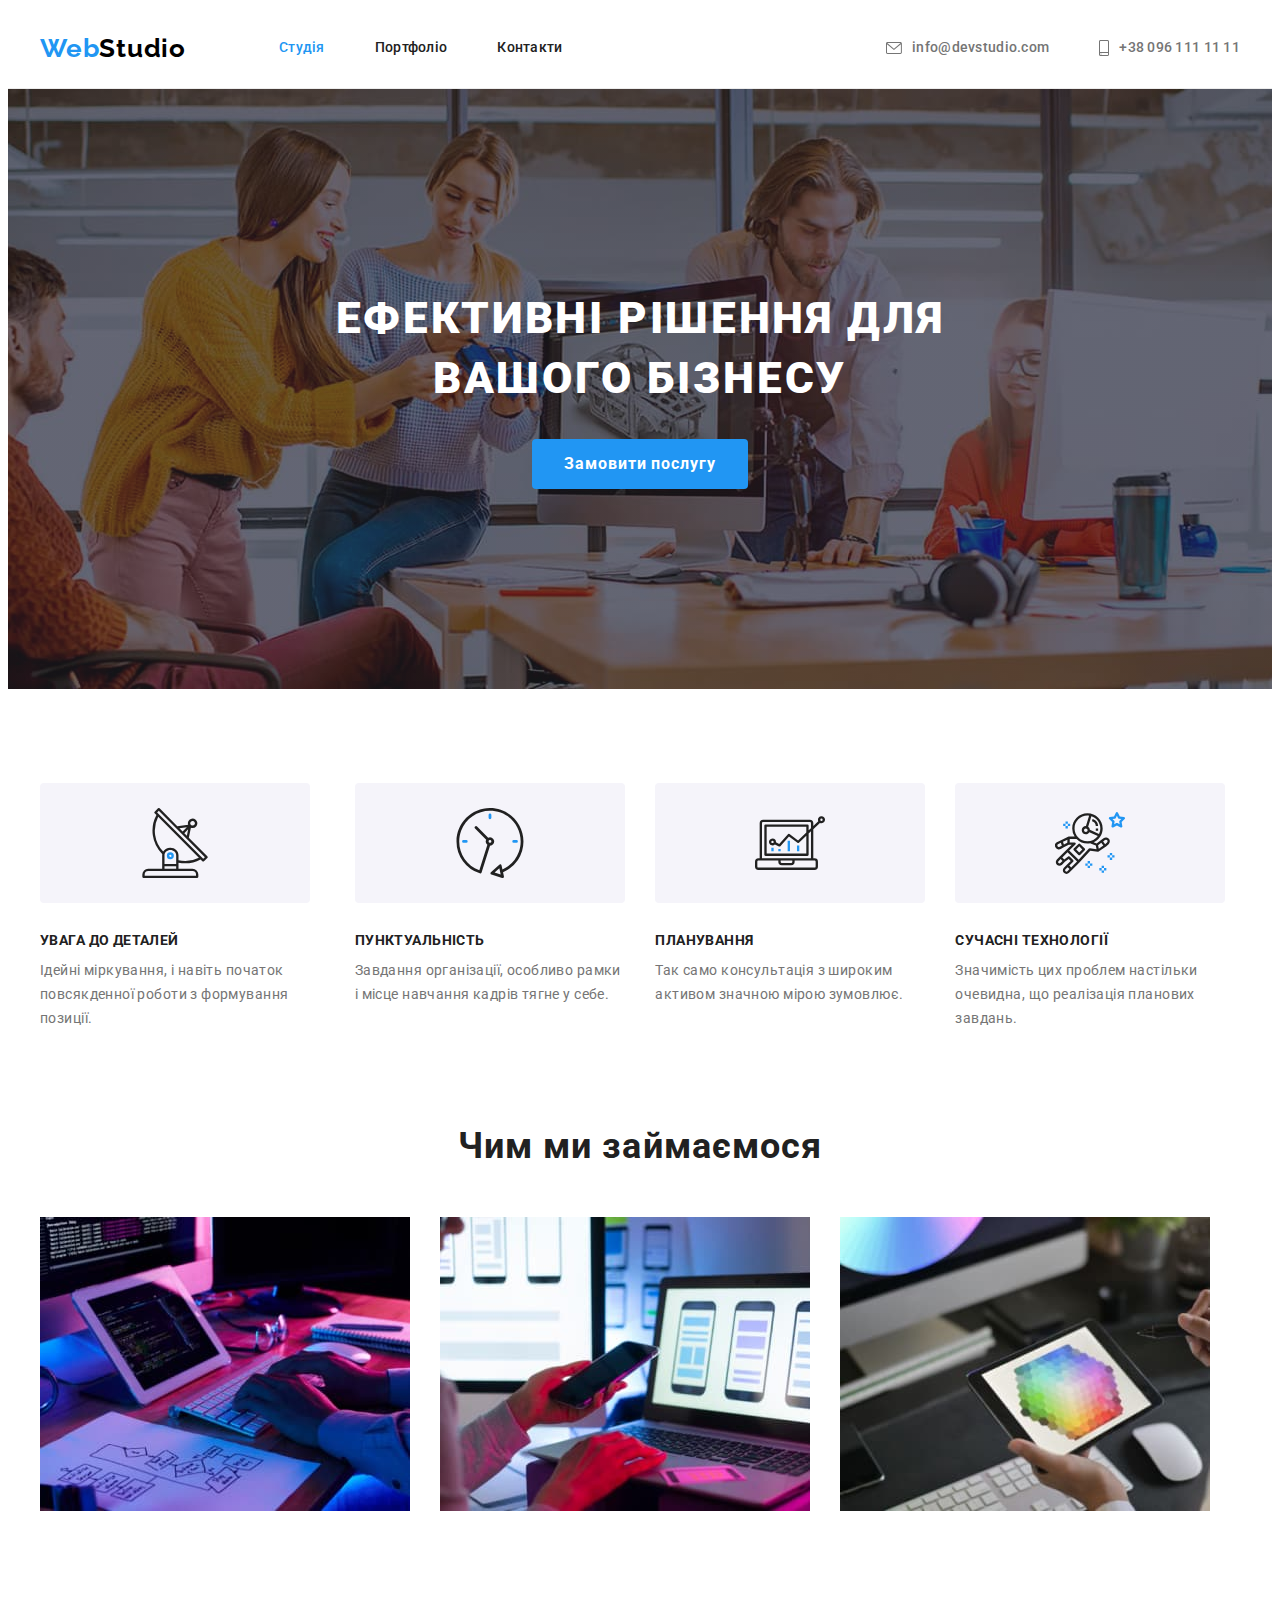
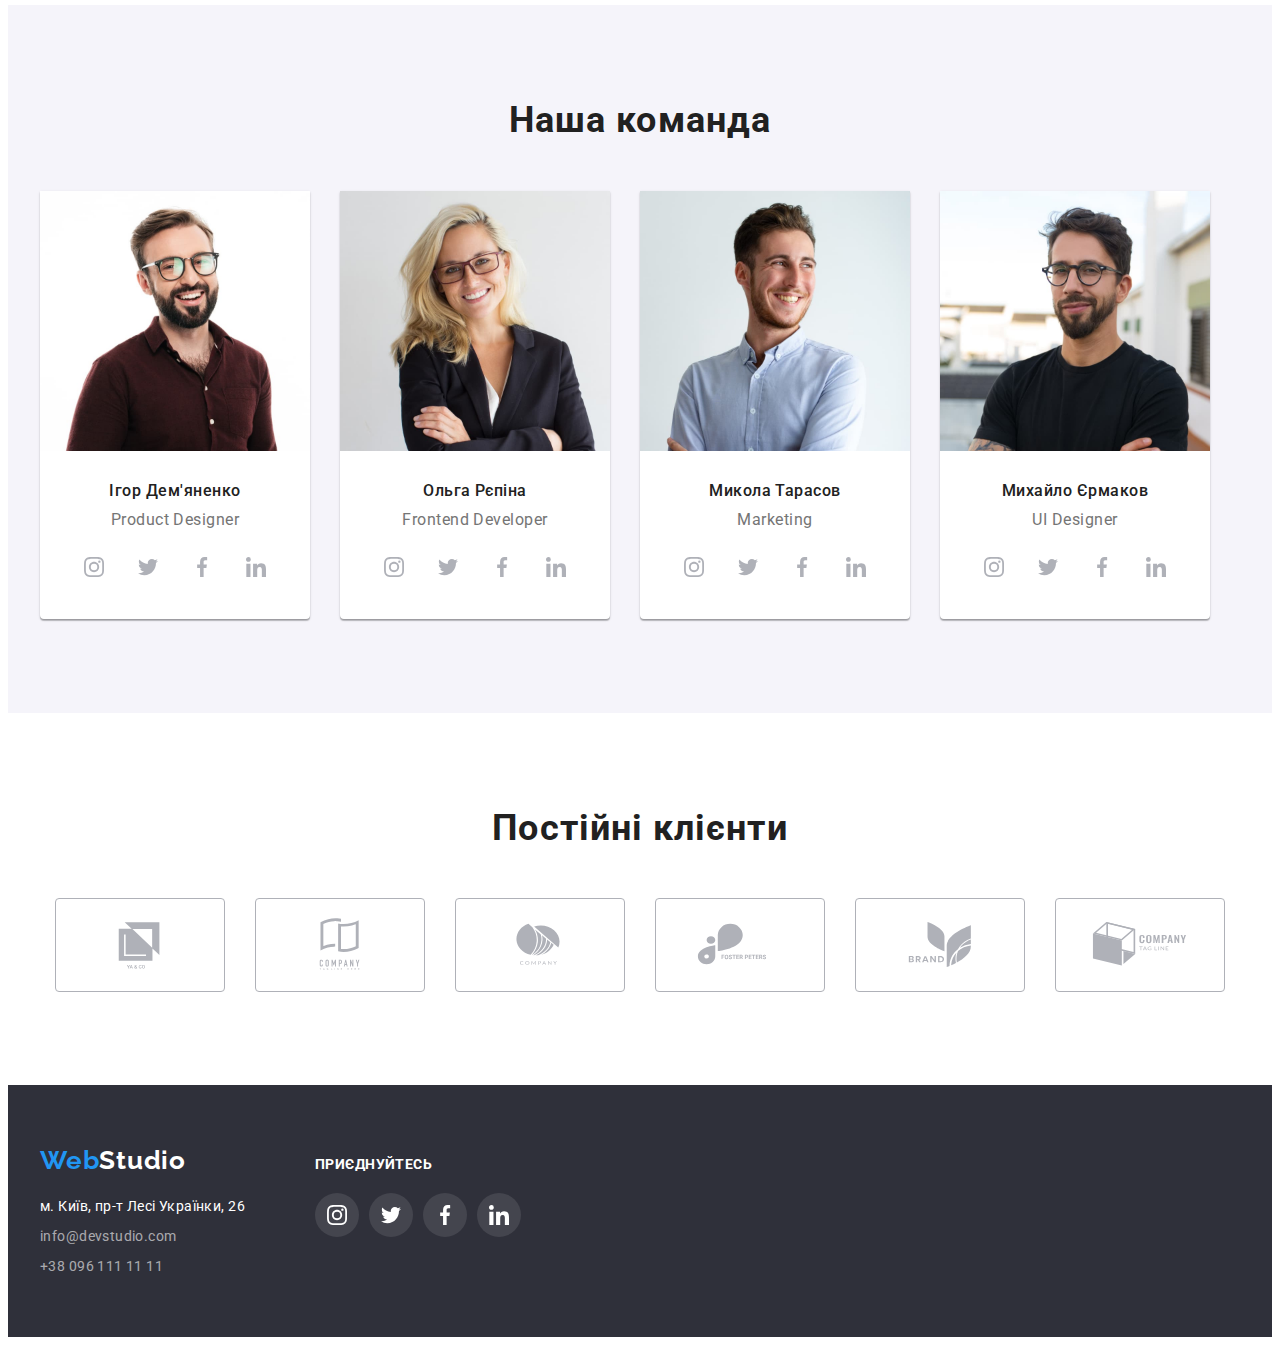
<file: index.html>
<!DOCTYPE html>
<html lang="uk">
  <head>
    <meta charset="UTF-8" />
    <meta http-equiv="X-UA-Compatible" content="IE=edge" />
    <meta name="viewport" content="width=device-width, initial-scale=1.0" />
    <!-- Fonts -->
    <link rel="preconnect" href="https://fonts.googleapis.com" />
    <link rel="preconnect" href="https://fonts.gstatic.com" crossorigin />
    <link
      href="https://fonts.googleapis.com/css2?family=Raleway:wght@700&family=Roboto:wght@400;500;700;900&display=swap"
      rel="stylesheet"
    />
    <!-- Modern-normalize -->
    <link
      rel="stylesheet"
      href="https://cdnjs.cloudflare.com/ajax/libs/modern-normalize/1.1.0/modern-normalize.min.css"
      integrity="sha512-wpPYUAdjBVSE4KJnH1VR1HeZfpl1ub8YT/NKx4PuQ5NmX2tKuGu6U/JRp5y+Y8XG2tV+wKQpNHVUX03MfMFn9Q=="
      crossorigin="anonymous"
      referrerpolicy="no-referrer"
    />
    <!-- Styles css -->
    <link rel="stylesheet" href="./css/styles.css" />
    <title>WebStudio</title>
  </head>
  <body>
    <header class="header">
      <div class="header-flex container">
        <p class="header-discription" lang="en">
          <a class="logo link" href="./">Web<span class="header-logo">Studio</span></a>
        </p>
        <nav>
          <ul class="nav-list list">
            <li class="nav-item"><a class="nav-link link current" href="/">Студія</a></li>
            <li class="nav-item"><a class="nav-link link" href="./portfolio.html">Портфоліо</a></li>
            <li class="nav-item"><a class="nav-link link" href="">Контакти</a></li>
          </ul>
        </nav>
        <ul class="header-contact list">
          <li class="header-item">
            <a class="contact-link link" href="mailto:info@devstudio.com">
              <svg class="header-icon" width="16" height="12">
                <use href="./images/icons.svg#icon-mail"></use>
              </svg>
              info@devstudio.com</a>
          </li>
          <li class="header-item">
            <a class="contact-link link" href="tel:+380961111111">
              <svg class="header-icon" width="10" height="16">
                <use href="./images/icons.svg#icon-phone"></use>
              </svg>
              +38 096 111 11 11</a>
          </li>
        </ul>
      </div>
    </header>
    <main>
      <section class="hero">
        <div class="test container">
          <h1 class="hero-title">Ефективні рішення для вашого бізнесу</h1>
          <button class="hero-btn" type="button">Замовити послугу</button>
        </div>
      </section>
      <section class="benefits section">
        <div class="container">
          <!-- Заголовок h2 потрібно сховати -->
          <h2 class="visually-hidden">Наші переваги</h2>
          <ul class="benefits-list list">
            <li class="benefits-item">
              <div class="benefits-div">
                <svg class="benefits-icon" width="70" height="70">
                  <use href="./images/icons.svg#icon-antenna"></use>
                </svg>
              </div>
              <h3 class="benefits-title">УВАГА ДО ДЕТАЛЕЙ</h3>
              <p class="benefits-text">
                Ідейні міркування, і навіть початок повсякденної роботи з формування позиції.
              </p>
            </li>
            <li class="benefits-item">
              <div class="benefits-div">
                <svg class="benefits-icon" width="70" height="70">
                  <use href="./images/icons.svg#icon-clock"></use>
                </svg>
              </div>
              <h3 class="benefits-title">ПУНКТУАЛЬНІСТЬ</h3>
              <p class="benefits-text">
                Завдання організації, особливо рамки і місце навчання кадрів тягне у себе.
              </p>
            </li>
            <li class="benefits-item">
              <div class="benefits-div">
                <svg class="benefits-icon" width="70" height="70">
                  <use href="./images/icons.svg#icon-diagram"></use>
                </svg>
              </div>
              <h3 class="benefits-title">ПЛАНУВАННЯ</h3>
              <p class="benefits-text">
                Так само консультація з широким активом значною мірою зумовлює.
              </p>
            </li>
            <li class="benefits-item">
              <div class="benefits-div">
                <svg class="benefits-icon" width="70" height="70">
                  <use href="./images/icons.svg#icon-astronaut"></use>
                </svg>
              </div>
              <h3 class="benefits-title">СУЧАСНІ ТЕХНОЛОГІЇ</h3>
              <p class="benefits-text">
                Значимість цих проблем настільки очевидна, що реалізація планових завдань.
              </p>
            </li>
          </ul>
        </div>
      </section>
      <section class="work section">
        <div class="container">
          <h2 class="work-title">Чим ми займаємося</h2>
          <ul class="work-list list">
            <li class="work-item">
              <img src="./images/work-1.jpg" alt="working proces" width="370" height="294" />
            </li>
            <li class="work-item">
              <img src="./images/work-2.jpg" alt="working proces" width="370" height="294" />
            </li>
            <li class="work-item">
              <img src="./images/work-3.jpg" alt="working proces" width="370" height="294" />
            </li>
          </ul>
        </div>
      </section>
      <section class="team section">
        <div class="container">
          <h2 class="team-title">Наша команда</h2>
          <ul class="team-list list">
            <li class="team-item">
              <img
                class="team-img"
                src="./images/team-1.jpg"
                alt="team member"
                width="270"
                height="260"
              />
              <div class="text-div">
                <h3 class="text-title">Ігор Дем'яненко</h3>
                <p class="team-text">Product Designer</p>
                <ul class="social list">
                  <li class="social-item">
                    <a
                      class="social-link"
                      lang="en"
                      href="https://www.instagram.com/"
                      target="_blank"
                      rel="noopener noreferrer nofollow"
                      aria-label="Instagram icon"
                      ><svg class="icon-social" width="20" height="20">
                        <use href="./images/icons.svg#icon-instagram"></use>
                      </svg>
                    </a>
                  </li>
                  <li class="social-item">
                    <a
                      class="social-link"
                      lang="en"
                      href="https://twitter.com/"
                      target="_blank"
                      rel="noopener noreferrer nofollow"
                      aria-label="Twitter icon"
                      ><svg class="icon-social" width="20" height="20">
                        <use href="./images/icons.svg#icon-twitter"></use>
                      </svg>
                    </a>
                  </li>
                  <li class="social-item">
                    <a
                      class="social-link"
                      lang="en"
                      href="https://facebook.com"
                      target="_blank"
                      rel="noopener noreferrer nofollow"
                      aria-label="Facebook icon"
                      ><svg class="icon-social" width="20" height="20">
                        <use href="./images/icons.svg#icon-facebook"></use>
                      </svg>
                    </a>
                  </li>
                  <li class="social-item">
                    <a
                      class="social-link"
                      lang="en"
                      href="https://linkedin.com"
                      target="_blank"
                      rel="noopener noreferrer nofollow"
                      aria-label="Linkedin icon"
                      ><svg class="icon-social" width="20" height="20">
                        <use href="./images/icons.svg#icon-linkedin"></use>
                      </svg>
                    </a>
                  </li>
                </ul>
              </div>
            </li>
            <li class="team-item">
              <img
                class="team-img"
                src="./images/team-2.jpg"
                alt="team member"
                width="270"
                height="260"
              />
              <div class="text-div">
                <h3 class="text-title">Ольга Рєпіна</h3>
                <p class="team-text">Frontend Developer</p>
                <ul class="social list">
                  <li class="social-item">
                    <a
                      class="social-link"
                      lang="en"
                      href="https://www.instagram.com/"
                      target="_blank"
                      rel="noopener noreferrer nofollow"
                      aria-label="Instagram icon"
                      ><svg class="icon-social" width="20" height="20">
                        <use href="./images/icons.svg#icon-instagram"></use>
                      </svg>
                    </a>
                  </li>
                  <li class="social-item">
                    <a
                      class="social-link"
                      lang="en"
                      href="https://twitter.com/"
                      target="_blank"
                      rel="noopener noreferrer nofollow"
                      aria-label="Twitter icon"
                    >
                      <svg class="icon-social" width="20" height="20">
                        <use href="./images/icons.svg#icon-twitter"></use>
                      </svg>
                    </a>
                  </li>
                  <li class="social-item">
                    <a
                      class="social-link"
                      lang="en"
                      href="https://facebook.com"
                      target="_blank"
                      rel="noopener noreferrer nofollow"
                      aria-label="Facebook icon"
                      ><svg class="icon-social" width="20" height="20">
                        <use href="./images/icons.svg#icon-facebook"></use>
                      </svg>
                    </a>
                  </li>
                  <li class="social-item">
                    <a
                      class="social-link"
                      lang="en"
                      href="https://linkedin.com"
                      target="_blank"
                      rel="noopener noreferrer nofollow"
                      aria-label="Linkedin icon"
                      ><svg class="icon-social" width="20" height="20">
                        <use href="./images/icons.svg#icon-linkedin"></use>
                      </svg>
                    </a>
                  </li>
                </ul>
              </div>
            </li>
            <li class="team-item">
              <img
                class="team-img"
                src="./images/team-3.jpg"
                alt="team member"
                width="270"
                height="260"
              />
              <div class="text-div">
                <h3 class="text-title">Микола Тарасов</h3>
                <p class="team-text">Marketing</p>
                <ul class="social list">
                  <li class="social-item">
                    <a
                      class="social-link"
                      lang="en"
                      href="https://www.instagram.com/"
                      target="_blank"
                      rel="noopener noreferrer nofollow"
                      aria-label="Instagram icon"
                      ><svg class="icon-social" width="20" height="20">
                        <use href="./images/icons.svg#icon-instagram"></use>
                      </svg>
                    </a>
                  </li>
                  <li class="social-item">
                    <a
                      class="social-link"
                      lang="en"
                      href="https://twitter.com/"
                      target="_blank"
                      rel="noopener noreferrer nofollow"
                      aria-label="Twitter icon"
                      ><svg class="icon-social" width="20" height="20">
                        <use href="./images/icons.svg#icon-twitter"></use>
                      </svg>
                    </a>
                  </li>
                  <li class="social-item">
                    <a
                      class="social-link"
                      lang="en"
                      href="https://facebook.com"
                      target="_blank"
                      rel="noopener noreferrer nofollow"
                      aria-label="Facebook icon"
                      ><svg class="icon-social" width="20" height="20">
                        <use href="./images/icons.svg#icon-facebook"></use>
                      </svg>
                    </a>
                  </li>
                  <li class="social-item">
                    <a
                      class="social-link"
                      lang="en"
                      href="https://linkedin.com"
                      target="_blank"
                      rel="noopener noreferrer nofollow"
                      aria-label="Linkedin icon"
                      ><svg class="icon-social" width="20" height="20">
                        <use href="./images/icons.svg#icon-linkedin"></use>
                      </svg>
                    </a>
                  </li>
                </ul>
              </div>
            </li>
            <li class="team-item">
              <img
                class="team-img"
                src="./images/team-4.jpg"
                alt="team member"
                width="270"
                height="260"
              />
              <div class="text-div">
                <h3 class="text-title">Михайло Єрмаков</h3>
                <p class="team-text">UI Designer</p>
                <ul class="social list">
                  <li class="social-item">
                    <a
                      class="social-link"
                      lang="en"
                      href="https://www.instagram.com/"
                      target="_blank"
                      rel="noopener noreferrer nofollow"
                      aria-label="Instagram icon"
                      ><svg class="icon-social" width="20" height="20">
                        <use href="./images/icons.svg#icon-instagram"></use>
                      </svg>
                    </a>
                  </li>
                  <li class="social-item">
                    <a
                      class="social-link"
                      lang="en"
                      href="https://twitter.com/"
                      target="_blank"
                      rel="noopener noreferrer nofollow"
                      aria-label="Twitter icon"
                      ><svg class="icon-social" width="20" height="20">
                        <use href="./images/icons.svg#icon-twitter"></use>
                      </svg>
                    </a>
                  </li>
                  <li class="social-item">
                    <a
                      class="social-link"
                      lang="en"
                      href="https://facebook.com"
                      target="_blank"
                      rel="noopener noreferrer nofollow"
                      aria-label="Facebook icon"
                      ><svg class="icon-social" width="20" height="20">
                        <use href="./images/icons.svg#icon-facebook"></use>
                      </svg>
                    </a>
                  </li>
                  <li class="social-item">
                    <a
                      class="social-link"
                      lang="en"
                      href="https://linkedin.com"
                      target="_blank"
                      rel="noopener noreferrer nofollow"
                      aria-label="Linkedin icon"
                      ><svg class="icon-social" width="20" height="20">
                        <use href="./images/icons.svg#icon-linkedin"></use>
                      </svg>
                    </a>
                  </li>
                </ul>
              </div>
            </li>
          </ul>
        </div>
      </section>
      <section class="clients section">
        <div class="container">
          <h2 class="clients-title">Постійні клієнти</h2>
          <ul class="clients-list list">
            <li class="clients-item">
              <a
                class="clients-link"
                lang="en"
                href=""
                target="_blank"
                rel="noopener noreferrer nofollow"
                aria-label="Company icon"
                ><svg class="icon-clients" width="106" height="60">
                  <use href="./images/icons.svg#icon-Client-1"></use>
                </svg>
              </a>
            </li>
            <li class="clients-item">
              <a
                class="clients-link"
                lang="en"
                href=""
                target="_blank"
                rel="noopener noreferrer nofollow"
                aria-label="Company icon"
                ><svg class="icon-clients" width="106" height="60">
                  <use href="./images/icons.svg#icon-Client-2"></use>
                </svg>
              </a>
            </li>
            <li class="clients-item">
              <a
                class="clients-link"
                lang="en"
                href=""
                target="_blank"
                rel="noopener noreferrer nofollow"
                aria-label="Company icon"
                ><svg class="icon-clients" width="106" height="60">
                  <use href="./images/icons.svg#icon-Client-3"></use>
                </svg>
              </a>
            </li>
            <li class="clients-item">
              <a
                class="clients-link"
                lang="en"
                href=""
                target="_blank"
                rel="noopener noreferrer nofollow"
                aria-label="Company icon"
                ><svg class="icon-clients" width="106" height="60">
                  <use href="./images/icons.svg#icon-Client-4"></use>
                </svg>
              </a>
            </li>
            <li class="clients-item">
              <a
                class="clients-link"
                lang="en"
                href=""
                target="_blank"
                rel="noopener noreferrer nofollow"
                aria-label="Company icon"
                ><svg class="icon-clients" width="106" height="60">
                  <use href="./images/icons.svg#icon-Client-5"></use>
                </svg>
              </a>
            </li>
            <li class="clients-item">
              <a
                class="clients-link"
                lang="en"
                href=""
                target="_blank"
                rel="noopener noreferrer nofollow"
                aria-label="Company icon"
                ><svg class="icon-clients" width="106" height="60">
                  <use href="./images/icons.svg#icon-Client-6"></use>
                </svg>
              </a>
            </li>
          </ul>
        </div>
      </section>
    </main>
    <footer class="footer">
      <div class="container footer-div">
        <div class="address-div">
          <p class="description-logo" lang="en">
            <a class="logo link" href="./index.html">Web<span class="footer-logo">Studio</span></a>
          </p>
          <address>
            <ul class="footer-list list">
              <li class="footer-item map">
                <a
                  class="google-map link"
                  href="https://goo.gl/maps/zMoR2UGNS6qANJMH6"
                  target="_blank"
                  rel="noopener noreferrer nofollow"
                  >м. Київ, пр-т Лесі Українки, 26</a
                >
              </li>
              <li class="footer-item map">
                <a class="footer-link link" href="maillto:info@devstudio.com">info@devstudio.com</a>
              </li>
              <li class="footer-item">
                <a class="footer-link link" href="tel:+380961111111">+38 096 111 11 11</a>
              </li>
            </ul>
          </address>
        </div>
        <div class="social-div">
          <p class="social-text">Приєднуйтесь</p>
          <ul class="social list">
            <li class="social-item">
              <a
                class="social-link new-bg-color"
                lang="en"
                href="https://www.instagram.com/"
                target="_blank"
                rel="noopener noreferrer nofollow"
                aria-label="Instagram icon"
                ><svg class="icon-social new-fill" width="20" height="20">
                  <use href="./images/icons.svg#icon-instagram"></use>
                </svg>
              </a>
            </li>
            <li class="social-item">
              <a
                class="social-link new-bg-color"
                lang="en"
                href="https://twitter.com/"
                target="_blank"
                rel="noopener noreferrer nofollow"
                aria-label="Twitter icon"
                ><svg class="icon-social new-fill" width="20" height="20">
                  <use href="./images/icons.svg#icon-twitter"></use>
                </svg>
              </a>
            </li>
            <li class="social-item">
              <a
                class="social-link new-bg-color"
                lang="en"
                href="https://facebook.com"
                target="_blank"
                rel="noopener noreferrer nofollow"
                aria-label="Facebook icon"
                ><svg class="icon-social new-fill" width="20" height="20">
                  <use href="./images/icons.svg#icon-facebook"></use>
                </svg>
              </a>
            </li>
            <li class="social-item">
              <a
                class="social-link new-bg-color"
                lang="en"
                href="https://linkedin.com"
                target="_blank"
                rel="noopener noreferrer nofollow"
                aria-label="Linkedin icon"
                ><svg class="icon-social new-fill" width="20" height="20">
                  <use href="./images/icons.svg#icon-linkedin"></use>
                </svg>
              </a>
            </li>
          </ul>
        </div>
      </div>
    </footer>
  </body>
</html>
</file>
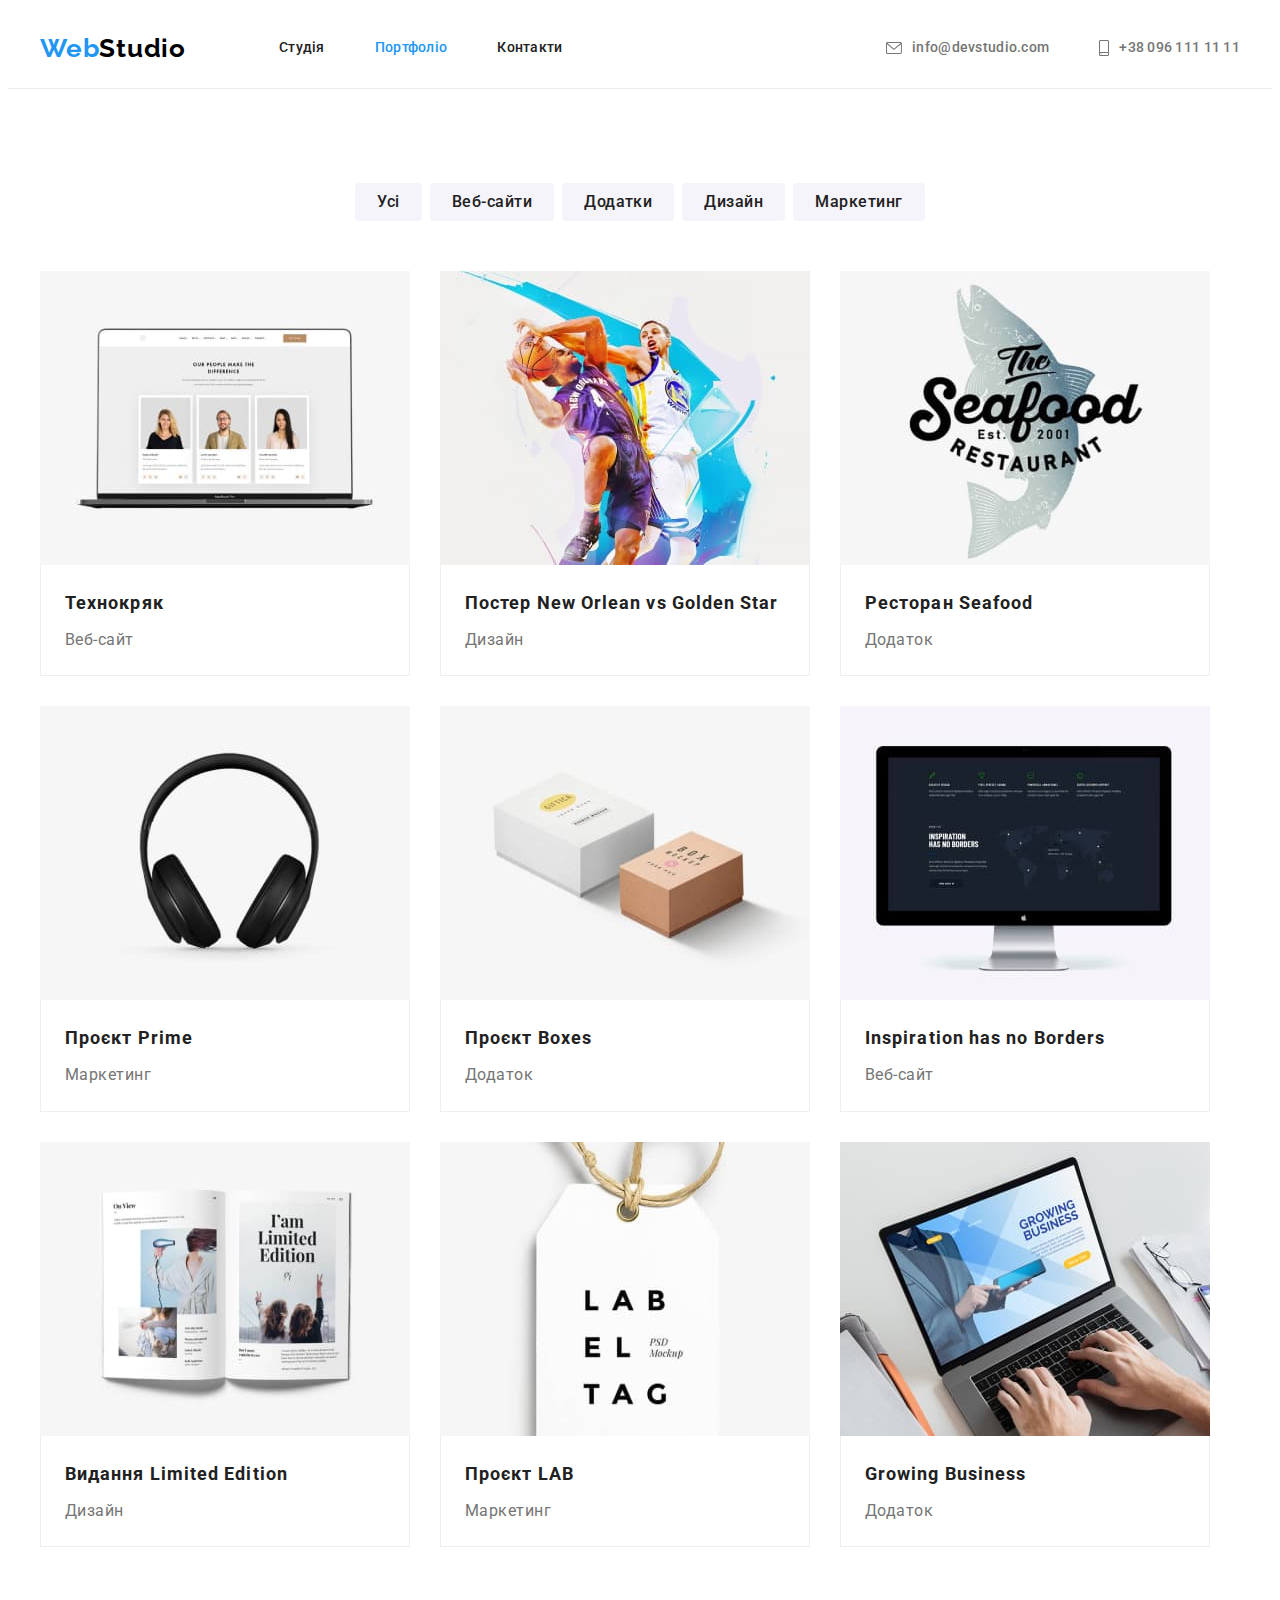
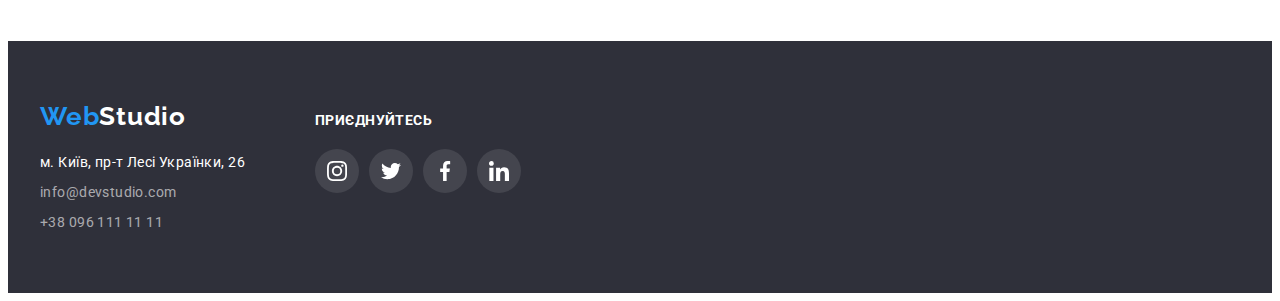
<file: portfolio.html>
<!DOCTYPE html>
<html lang="uk">
  <head>
    <meta charset="UTF-8" />
    <meta http-equiv="X-UA-Compatible" content="IE=edge" />
    <meta name="viewport" content="width=device-width, initial-scale=1.0" />
    <!-- Fonts -->
    <link rel="preconnect" href="https://fonts.googleapis.com" />
    <link rel="preconnect" href="https://fonts.gstatic.com" crossorigin />
    <link
      href="https://fonts.googleapis.com/css2?family=Raleway:wght@700&family=Roboto:wght@400;500;700;900&display=swap"
      rel="stylesheet"
    />
    <!-- Modern-normalize -->
    <link
      rel="stylesheet"
      href="https://cdnjs.cloudflare.com/ajax/libs/modern-normalize/1.1.0/modern-normalize.min.css"
      integrity="sha512-wpPYUAdjBVSE4KJnH1VR1HeZfpl1ub8YT/NKx4PuQ5NmX2tKuGu6U/JRp5y+Y8XG2tV+wKQpNHVUX03MfMFn9Q=="
      crossorigin="anonymous"
      referrerpolicy="no-referrer"
    />
    <!-- Styles css -->
    <link rel="stylesheet" href="./css/styles.css" />
    <title>WebStudio</title>
  </head>
  <body>
    <header class="header">
      <div class="header-flex container">
        <p class="header-discription" lang="en">
          <a class="logo link" href="./index.html">Web<span class="header-logo">Studio</span></a>
        </p>
        <nav>
          <ul class="nav-list list">
            <li class="nav-item"><a class="nav-link link" href="./index.html">Студія</a></li>
            <li class="nav-item">
              <a class="nav-link link current" href="./portfolio.html">Портфоліо</a>
            </li>
            <li class="nav-item"><a class="nav-link link" href="">Контакти</a></li>
          </ul>
        </nav>
        <ul class="header-contact list">
          <li class="header-item">
            <a class="contact-link link" href="mailto:info@devstudio.com">
              <svg class="header-icon" width="16" height="12">
                <use href="./images/icons.svg#icon-mail"></use>
              </svg>
              info@devstudio.com</a>
          </li>
          <li class="header-item">
            <a class="contact-link link" href="tel:+380961111111">
              <svg class="header-icon" width="10" height="16">
                <use href="./images/icons.svg#icon-phone"></use>
              </svg>
              +38 096 111 11 11</a>
          </li>
        </ul>
      </div>
    </header>
    <main>
      <section class="portfolio section">
        <div class="container">
          <!-- Заголовок h1 пострібно сховати -->
          <h1 class="visually-hidden">Наші роботи</h1>
          <ul class="portfolio-list list">
            <li class="portfolio-item"><button class="portfolio-btn" type="button">Усі</button></li>
            <li class="portfolio-item">
              <button class="portfolio-btn" type="button">Веб-сайти</button>
            </li>
            <li class="portfolio-item">
              <button class="portfolio-btn" type="button">Додатки</button>
            </li>
            <li class="portfolio-item">
              <button class="portfolio-btn" type="button">Дизайн</button>
            </li>
            <li class="portfolio-item">
              <button class="portfolio-btn" type="button">Маркетинг</button>
            </li>
          </ul>
          <ul class="filtr-list list">
            <li class="filtr-item">
              <a class="filter-link link" href="">
                <img src="./images/filter-1.jpg" alt="Laptop" width="370" height="294" />
                <div class="portfolio-div">
                  <h2 class="filtr-title">Технокряк</h2>
                  <p class="filtr-text">Веб-сайт</p>
                </div>
              </a>
            </li>
            <li class="filtr-item">
              <a class="filter-link link" href="">
                <img
                  src="./images/filter-2.jpg"
                  alt="Poster New Orlean vs Golden Star"
                  width="370"
                  height="294"
                />
                <div class="portfolio-div">
                  <h2 class="filtr-title">Постер New Orlean vs Golden Star</h2>
                  <p class="filtr-text">Дизайн</p>
                </div>
              </a>
            </li>
            <li class="filtr-item">
              <a class="filter-link link" href="">
                <img
                  src="./images/filter-3.jpg"
                  alt="Restaurant Seafood"
                  width="370"
                  height="294"
                />
                <div class="portfolio-div">
                  <h2 class="filtr-title">Ресторан Seafood</h2>
                  <p class="filtr-text">Додаток</p>
                </div>
              </a>
            </li>
            <li class="filtr-item">
              <a class="filter-link link" href="">
                <img src="./images/filter-4.jpg" alt="Headphone" width="370" height="294" />
                <div class="portfolio-div">
                  <h2 class="filtr-title">Проєкт Prime</h2>
                  <p class="filtr-text">Маркетинг</p>
                </div>
              </a>
            </li>
            <li class="filtr-item">
              <a class="filter-link link" href="">
                <img src="./images/filter-5.jpg" alt="Cardboard boxes" width="370" height="294" />
                <div class="portfolio-div">
                  <h2 class="filtr-title">Проєкт Boxes</h2>
                  <p class="filtr-text">Додаток</p>
                </div>
              </a>
            </li>
            <li class="filtr-item">
              <a class="filter-link link" href="">
                <img src="./images/filter-6.jpg" alt="Computer screen" width="370" height="294" />
                <div class="portfolio-div">
                  <h2 class="filtr-title">Inspiration has no Borders</h2>
                  <p class="filtr-text">Веб-сайт</p>
                </div>
              </a>
            </li>
            <li class="filtr-item">
              <a class="filter-link link" href="">
                <img src="./images/filter-7.jpg" alt="Magazine" width="370" height="294" />
                <div class="portfolio-div">
                  <h2 class="filtr-title">Видання Limited Edition</h2>
                  <p class="filtr-text">Дизайн</p>
                </div>
              </a>
            </li>
            <li class="filtr-item">
              <a class="filter-link link" href="">
                <img src="./images/filter-8.jpg" alt="Tag" width="370" height="294" />
                <div class="portfolio-div">
                  <h2 class="filtr-title">Проєкт LAB</h2>
                  <p class="filtr-text">Маркетинг</p>
                </div>
              </a>
            </li>
            <li class="filtr-item">
              <a class="filter-link link" href="">
                <img src="./images/filter-9.jpg" alt="Laptop" width="370" height="294" />
                <div class="portfolio-div">
                  <h2 class="filtr-title">Growing Business</h2>
                  <p class="filtr-text">Додаток</p>
                </div>
              </a>
            </li>
          </ul>
        </div>
      </section>
    </main>
    <footer class="footer">
      <div class="container footer-div">
        <div class="address-div">
          <p class="description-logo" lang="en">
            <a class="logo link" href="./index.html">Web<span class="footer-logo">Studio</span></a>
          </p>
          <address>
            <ul class="footer-list list">
              <li class="footer-item map">
                <a
                  class="google-map link"
                  href="https://goo.gl/maps/zMoR2UGNS6qANJMH6"
                  target="_blank"
                  rel="noopener noreferrer nofollow"
                  >м. Київ, пр-т Лесі Українки, 26</a
                >
              </li>
              <li class="footer-item map">
                <a class="footer-link link" href="maillto:info@devstudio.com">info@devstudio.com</a>
              </li>
              <li class="footer-item">
                <a class="footer-link link" href="tel:+380961111111">+38 096 111 11 11</a>
              </li>
            </ul>
          </address>
        </div>
        <div class="social-div">
          <p class="social-text">Приєднуйтесь</p>
          <ul class="social list">
            <li class="social-item">
              <a
                class="social-link new-bg-color"
                lang="en"
                href="https://www.instagram.com/"
                target="_blank"
                rel="noopener noreferrer nofollow"
                aria-label="Instagram icon"
                ><svg class="icon-social new-fill" width="20" height="20">
                  <use href="./images/icons.svg#icon-instagram"></use>
                </svg>
              </a>
            </li>
            <li class="social-item">
              <a
                class="social-link new-bg-color"
                lang="en"
                href="https://twitter.com/"
                target="_blank"
                rel="noopener noreferrer nofollow"
                aria-label="Twitter icon"
                ><svg class="icon-social new-fill" width="20" height="20">
                  <use href="./images/icons.svg#icon-twitter"></use>
                </svg>
              </a>
            </li>
            <li class="social-item">
              <a
                class="social-link new-bg-color"
                lang="en"
                href="https://facebook.com"
                target="_blank"
                rel="noopener noreferrer nofollow"
                aria-label="Facebook icon"
                ><svg class="icon-social new-fill" width="20" height="20">
                  <use href="./images/icons.svg#icon-facebook"></use>
                </svg>
              </a>
            </li>
            <li class="social-item">
              <a
                class="social-link new-bg-color"
                lang="en"
                href="https://linkedin.com"
                target="_blank"
                rel="noopener noreferrer nofollow"
                aria-label="Linkedin icon"
                ><svg class="icon-social new-fill" width="20" height="20">
                  <use href="./images/icons.svg#icon-linkedin"></use>
                </svg>
              </a>
            </li>
          </ul>
        </div>
      </div>
    </footer>
  </body>
</html>
</file>
<file: css/styles.css>
:root {
  --main-background-color: #ffffff;
  --secondery-background-color: #2f303a;
  --hover-color: #2196f3;
  --paragraphs-color: #212121;
  --text-color: #757575;
  --header-logo-color: #000000;
  --team-background-color: #f5f4fa;
  --footer-contact-color: rgba(255, 255, 255, 0.6);
  --portfolio-button-background-color: #f5f4fa;
}
/* Reset */
.list {
  list-style: none;
  margin: 0;
  padding: 0;
}

.link {
  text-decoration: none;
}

h1,
h2,
h3,
h4,
h5,
h6,
p {
  margin: 0;
}

img {
  display: block;
  max-width: 100%;
  height: auto;
}

.section {
  padding-top: 94px;
  padding-bottom: 94px;
}

.container {
  width: 1200px;
  padding-right: 15px;
  padding-left: 15px;
  margin-right: auto;
  margin-left: auto;
}

/* Прихований заголовок */
.visually-hidden {
  position: absolute;
  white-space: nowrap;
  width: 1px;
  height: 1px;
  overflow: hidden;
  border: 0;
  padding: 0;
  clip: rect(0 0 0 0);
  clip-path: inset(50%);
  margin: -1px;
}

body {
  font-family: 'roboto', sans-serif;
  background-color: var(--main-background-color);
}

/* Header */
.header {
  border-bottom: 1px solid #ececec;
}
.logo {
  padding-top: 24px;
  padding-bottom: 24px;

  font-family: 'Raleway';
  font-weight: 700;
  font-size: 26px;
  line-height: 1.19;
  letter-spacing: 0.03em;

  color: var(--hover-color);
}

.header-logo {
  color: var(--header-logo-color);
}

.nav-list {
  display: flex;
  text-align: center;
  gap: 50px;
}

.nav-link {
  display: block;
  padding-top: 32px;
  padding-bottom: 32px;

  font-weight: 500;
  font-size: 14px;
  line-height: 1.14;
  letter-spacing: 0.02em;

  color: var(--paragraphs-color);
}
.nav-link:hover,
.nav-link:focus {
  color: var(--hover-color);
}

.header-contact {
  display: flex;
  text-align: center;
  margin-left: auto;
  gap: 50px;
}

.current {
  color: var(--hover-color);
}

.contact-link {
  display: flex;
  align-items: center;
  gap: 10px;
  padding-top: 32px;
  padding-bottom: 32px;

  font-weight: 500;
  font-size: 14px;
  line-height: 1.14;
  letter-spacing: 0.02em;

  color: var(--text-color);
}
.contact-link:hover,
.contact-link:focus {
  color: var(--hover-color);
}

.header-flex {
  display: flex;
  align-items: center;
}

.header-discription {
  margin-right: 93px;
}

.header-icon {
  fill: currentColor;
}

/* Hero */
.hero {
  max-width: 1600px;
  margin: 0 auto;
  padding-top: 200px;
  padding-bottom: 200px;
  text-align: center;
  background-color: var(--secondery-background-color);

  background-repeat: no-repeat;
  background-position: center;
  background-size: cover;
  background-image: linear-gradient(rgba(47, 48, 58, 0.4), rgba(47, 48, 58, 0.4)),
    url(../images/bg-hero.jpg);
}

.hero-title {
  margin-bottom: 30px;
  width: 696px;
  margin-right: auto;
  margin-left: auto;

  font-weight: 900;
  font-size: 44px;
  line-height: 1.36;
  letter-spacing: 0.06em;
  text-transform: uppercase;

  color: var(--main-background-color);
}

.hero-btn {
  border-radius: 4px;
  padding: 10px 32px;

  font-family: inherit;
  font-weight: 700;
  font-size: 16px;
  line-height: 1.9;
  align-items: center;
  letter-spacing: 0.06em;
  border-style: none;
  cursor: pointer;

  color: var(--main-background-color);
  background-color: var(--hover-color);
}
.hero-btn:hover,
.hero-btn:focus {
  background-color: #188ce8;
}

/* Benefits */
.benefits-title {
  margin-bottom: 10px;

  font-weight: 700;
  font-size: 14px;
  line-height: 1.14;
  letter-spacing: 0.03em;
  text-transform: uppercase;

  color: var(--paragraphs-color);
}

.benefits-list {
  display: flex;
}

.benefits-item {
  flex-basis: calc((100%-3 * 30px) / 4);
}
.benefits-item:not(:last-child) {
  margin-right: 30px;
}

.benefits-div {
  display: flex;
  justify-content: center;
  align-items: center;

  background-color: var(--portfolio-button-background-color);
  border-radius: 4px;
  width: 270px;
  height: 120px;
  margin-bottom: 30px;
  margin-right: 0;
}

.benefits-text {
  font-size: 14px;
  line-height: 1.71;
  letter-spacing: 0.03em;

  color: var(--text-color);
}
/* Work */
.work {
  padding-top: 0;
}

.work-title {
  margin-bottom: 50px;

  font-weight: 700;
  font-size: 36px;
  line-height: 1.17;
  text-align: center;
  letter-spacing: 0.03em;

  color: var(--paragraphs-color);
}

.work-list {
  display: flex;
}

.work-item {
  flex-basis: calc((100%-2 * 30px) / 3);
}
.work-item:not(:last-child) {
  margin-right: 30px;
}

/* Team */
.team {
  background-color: var(--team-background-color);
}

.team-list {
  display: flex;
}

.team-item {
  flex-basis: calc((100%-3 * 30px) / 4);

  box-shadow: 0px 1px 3px rgba(0, 0, 0, 0.12), 0px 1px 1px rgba(0, 0, 0, 0.14),
    0px 2px 1px rgba(0, 0, 0, 0.2);
  border-radius: 0px 0px 4px 4px;
  background-color: var(--main-background-color);
}
.team-item:not(:last-child) {
  margin-right: 30px;
}

.team-title {
  margin-bottom: 50px;

  font-weight: 700;
  font-size: 36px;
  line-height: 1.17;
  text-align: center;
  letter-spacing: 0.03em;

  color: var(--paragraphs-color);
}

.text-div {
  padding-top: 30px;
  padding-bottom: 30px;

  text-align: center;
}

.text-title {
  margin-bottom: 10px;

  font-weight: 500;
  font-size: 16px;
  line-height: 1.19;
  letter-spacing: 0.03em;

  color: var(--paragraphs-color);
}

.team-text {
  margin-bottom: 16px;

  font-size: 16px;
  line-height: 1.19;
  letter-spacing: 0.03em;

  color: var(--text-color);
}

.social {
  display: flex;
  justify-content: center;
  align-items: center;
  gap: 10px;
  color: #afb1b8;
}

.social-item {
  width: 44px;
  height: 44px;
}

.social-link {
  display: flex;
  justify-content: center;
  align-items: center;
  width: 100%;
  height: 100%;
  border-radius: 50%;
  background-color: var(--main-background-color);

  color: #afb1b8;
}
.social-link:hover,
.social-link:focus {
  background-color: var(--hover-color);
  color: var(--main-background-color);
}

.icon-social {
  fill: currentColor;
}

/* Clients */
.clients-title {
  margin-bottom: 50px;

  font-weight: 700;
  font-size: 36px;
  line-height: 1.17;
  text-align: center;
  letter-spacing: 0.03em;

  color: var(--paragraphs-color);
}

.clients-list {
  display: flex;
  justify-content: center;
  align-items: center;
  gap: 30px;
}

.clients-item {
  display: flex;
  justify-content: center;
  align-items: center;
  width: 170px;
  height: 92px;
}

.clients-link {
  display: flex;
  justify-content: center;
  align-items: center;
  width: 100%;
  height: 100%;
  border: 1px solid;
  border-radius: 4px;

  color: #afb1b8;
}
.clients-link:hover,
.clients-link:focus {
  color: var(--hover-color);
}

.icon-clients {
  fill: currentColor;
}

/* Footer */
.footer {
  padding-top: 60px;
  padding-bottom: 60px;

  background-color: var(--secondery-background-color);
}

.footer-logo {
  color: var(--main-background-color);
}

.description-logo {
  margin-bottom: 20px;
}

.footer-list {
  font-style: normal;
}

.google-map {
  font-size: 14px;
  line-height: 1.5;
  letter-spacing: 0.03em;

  color: var(--main-background-color);
}
.google-map:hover,
.google-map:focus {
  color: var(--hover-color);
}

.map {
  margin-bottom: 9px;
}

.footer-link {
  font-size: 14px;
  line-height: 1.5;
  letter-spacing: 0.03em;

  color: var(--footer-contact-color);
}
.footer-link:hover,
.footer-link:focus {
  color: var(--hover-color);
}

.new-bg-color {
  background-color: rgba(255, 255, 255, 0.1);
}
.new-fill {
  fill: var(--main-background-color);
}

.social-text {
  margin-bottom: 20px;

  font-weight: 700;
  font-size: 14px;
  line-height: 1.14;
  letter-spacing: 0.03em;
  text-transform: uppercase;

  color: var(--main-background-color);
}

.footer-div {
  display: flex;
  align-items: baseline;
  gap: 70px;
}

/* Portfolio */
.portfolio-list {
  display: flex;
  gap: 8px;
  justify-content: center;
  margin-bottom: 50px;
}

/* Portfolio-btn */
.portfolio-btn {
  border-radius: 4px;
  padding: 6px 22px;

  font-family: inherit;
  font-weight: 500;
  font-size: 16px;
  line-height: 1.63;
  letter-spacing: 0.03em;
  border-style: none;
  cursor: pointer;

  color: var(--paragraphs-color);
  background-color: var(--portfolio-button-background-color);
}
.portfolio-btn:hover,
.portfolio-btn:focus {
  color: var(--main-background-color);
  background-color: var(--hover-color);
  box-shadow: 0px 3px 1px rgba(0, 0, 0, 0.1), 0px 1px 2px rgba(0, 0, 0, 0.08),
    0px 2px 2px rgba(0, 0, 0, 0.12);
}
/* Filtr-title */
.portfolio-div {
  padding: 20px 24px;
  border-right: 1px solid #eeeeee;
  border-left: 1px solid #eeeeee;
  border-bottom: 1px solid #eeeeee;
}

.filtr-list {
  display: flex;
  flex-wrap: wrap;
}

.filter-link:hover {
  display: block;
  box-shadow: 0px 1px 1px rgba(0, 0, 0, 0.12), 0px 4px 4px rgba(0, 0, 0, 0.06),
    1px 4px 6px rgba(0, 0, 0, 0.16);
}

.filtr-item:not(:nth-child(3n)) {
  margin-right: 30px;
}
.filtr-item:not(:nth-child(n + 7)) {
  margin-bottom: 30px;
}

.filtr-title {
  margin-bottom: 4px;

  font-weight: 700;
  font-size: 18px;
  line-height: 2;
  letter-spacing: 0.06em;

  color: var(--paragraphs-color);
}

.filtr-text {
  font-size: 16px;
  line-height: 1.9;
  letter-spacing: 0.03em;

  color: var(--text-color);
}
</file>
